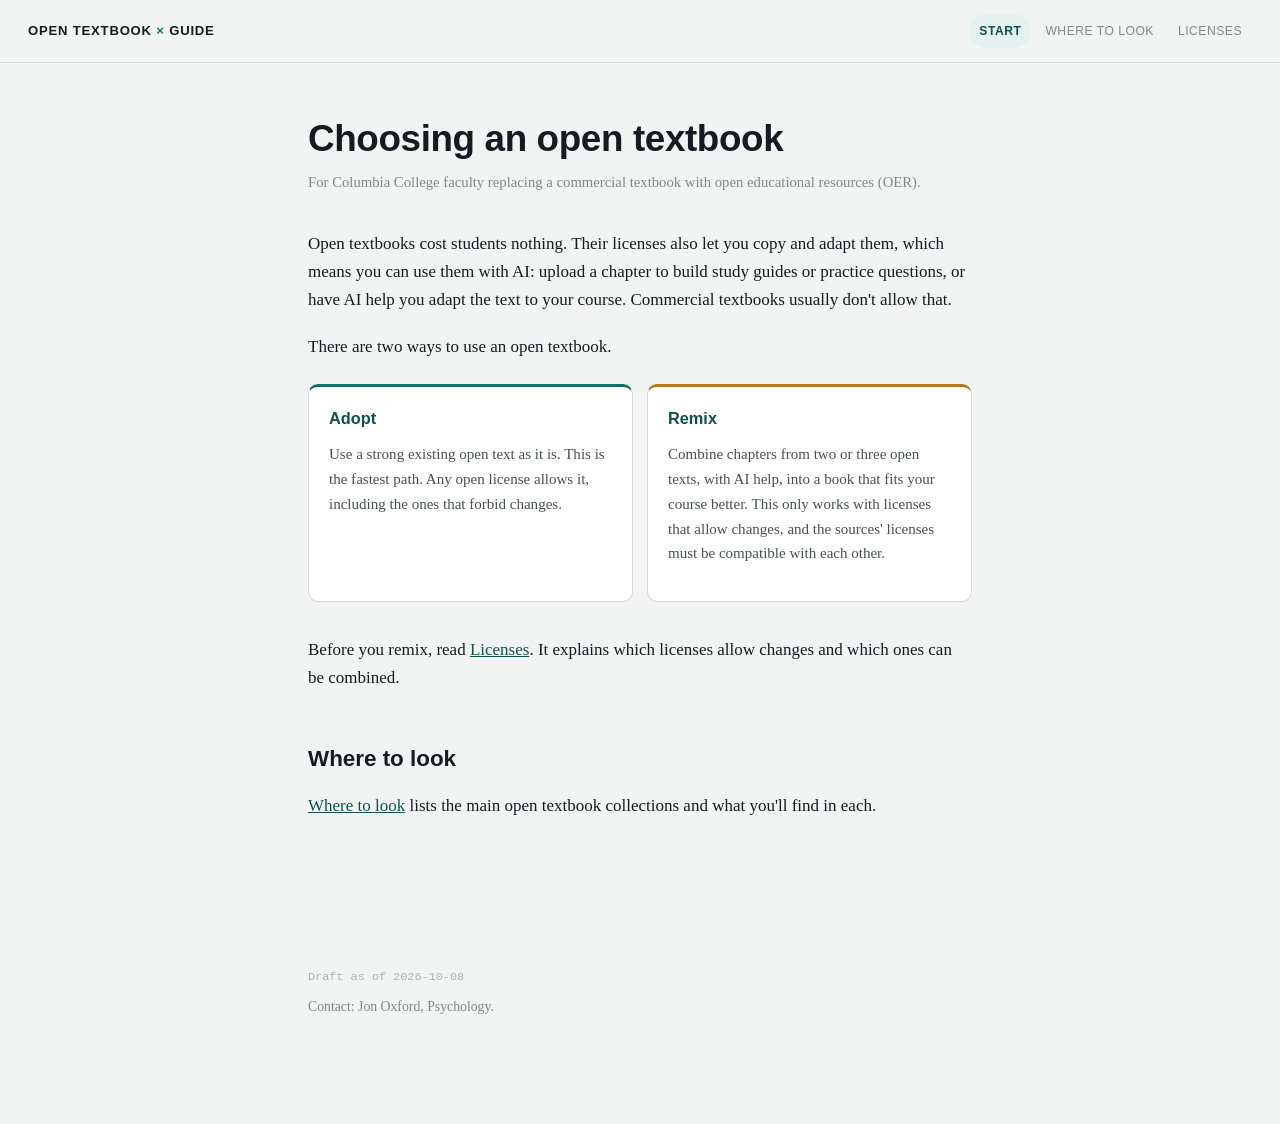
<file: index.html>
<!doctype html>
<meta charset="utf-8">
<meta name="viewport" content="width=device-width, initial-scale=1">
<title>Open Textbook Guide — Columbia College</title>
<link rel="stylesheet" href="shared.css">

<div class="topbar">
  <a class="mast" href="index.html">Open Textbook <span>×</span> Guide</a>
  <nav class="toc" id="toc">
    <a href="index.html" class="current">Start</a>
    <a href="repositories.html">Where to look</a>
    <a href="licenses.html">Licenses</a>
  </nav>
</div>

<div class="page">
  <div class="page-head"><h1 class="page-title">Choosing an open textbook</h1></div>
  <p class="page-sub">For Columbia College faculty replacing a commercial textbook with open educational resources (OER).</p>

  <p>Open textbooks cost students nothing. Their licenses also let you copy and adapt them, which means you can use them with AI: upload a chapter to build study guides or practice questions, or have AI help you adapt the text to your course. Commercial textbooks usually don't allow that.</p>
  <p>There are two ways to use an open textbook.</p>

  <div class="paths">
    <div class="path">
      <h3>Adopt</h3>
      <p>Use a strong existing open text as it is. This is the fastest path. Any open license allows it, including the ones that forbid changes.</p>
    </div>
    <div class="path remix">
      <h3>Remix</h3>
      <p>Combine chapters from two or three open texts, with AI help, into a book that fits your course better. This only works with licenses that allow changes, and the sources' licenses must be compatible with each other.</p>
    </div>
  </div>

  <p>Before you remix, read <a href="licenses.html">Licenses</a>. It explains which licenses allow changes and which ones can be combined.</p>

  <h2 class="section-title">Where to look</h2>
  <p><a href="repositories.html">Where to look</a> lists the main open textbook collections and what you'll find in each.</p>
</div>

<footer class="pagefoot">
  <div class="snap">Draft as of 2026-10-08</div>
  <p>Contact: Jon Oxford, Psychology.</p>
</footer>
</file>
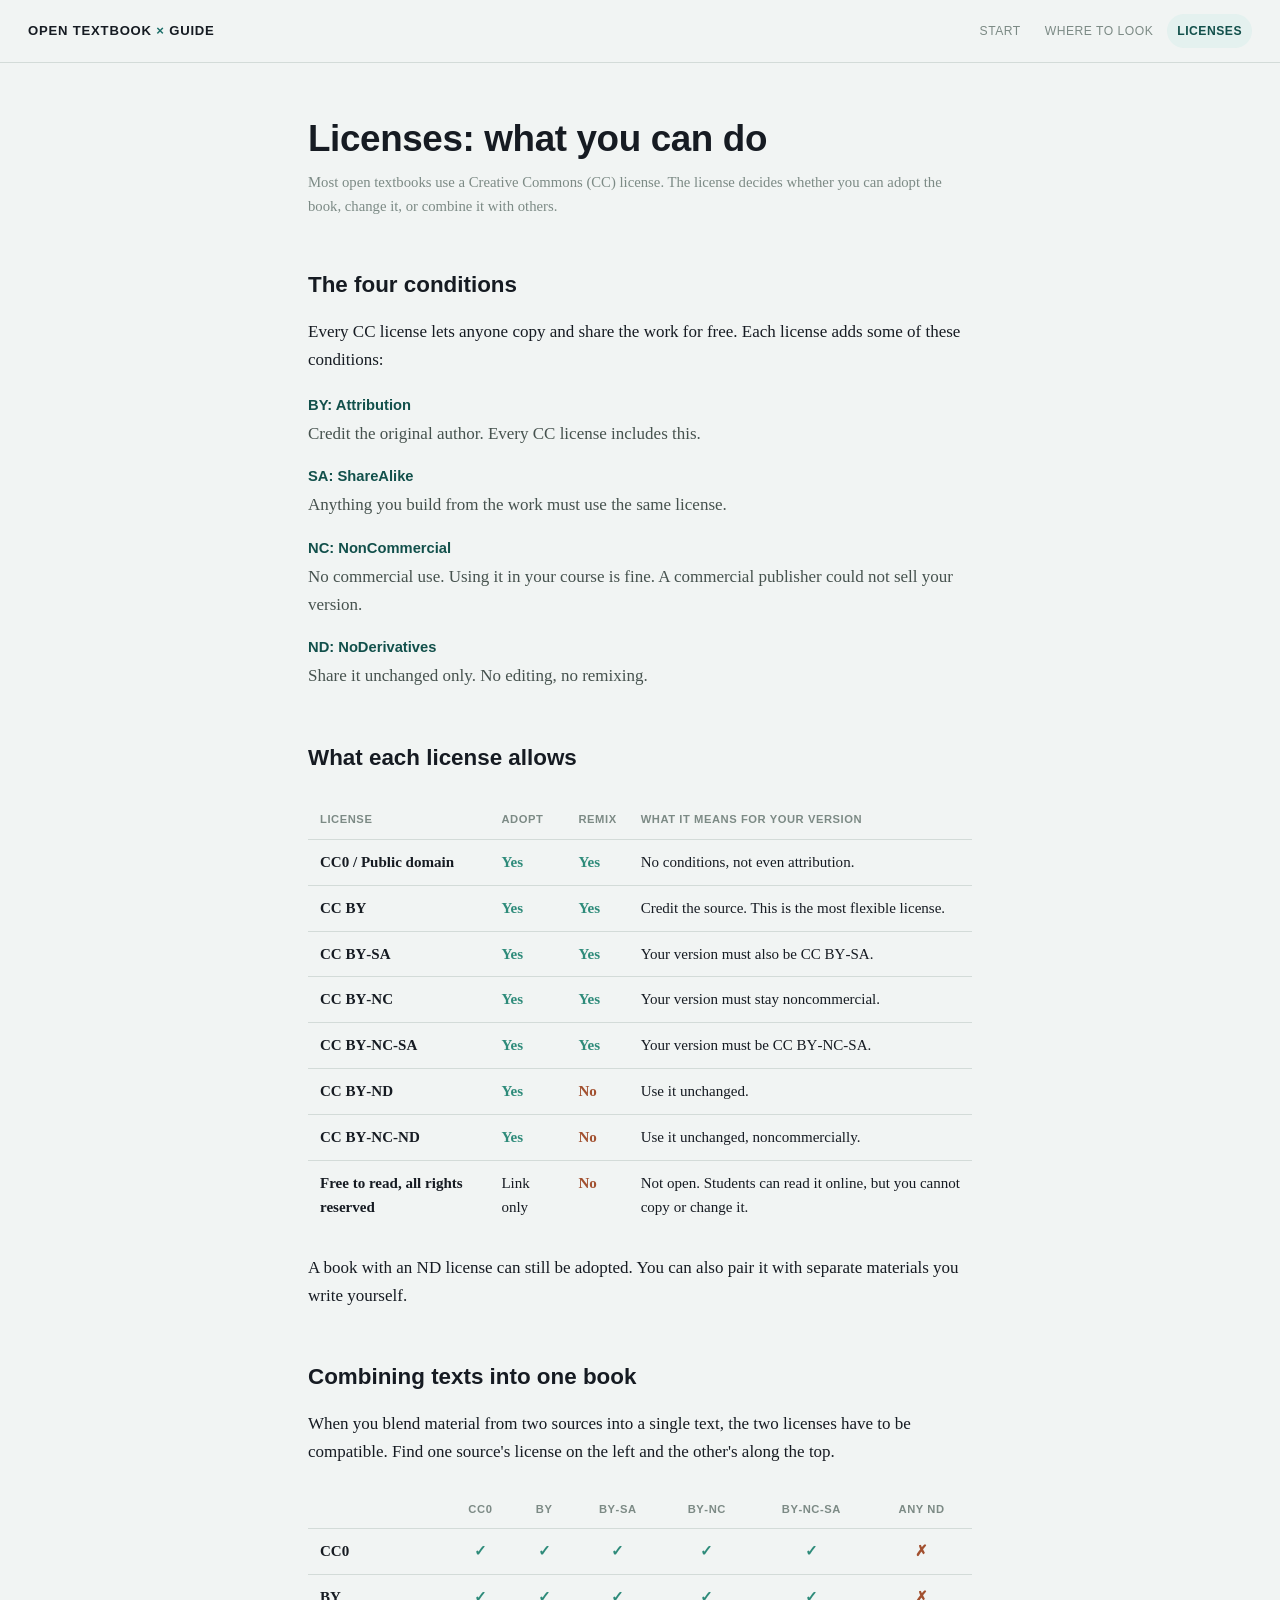
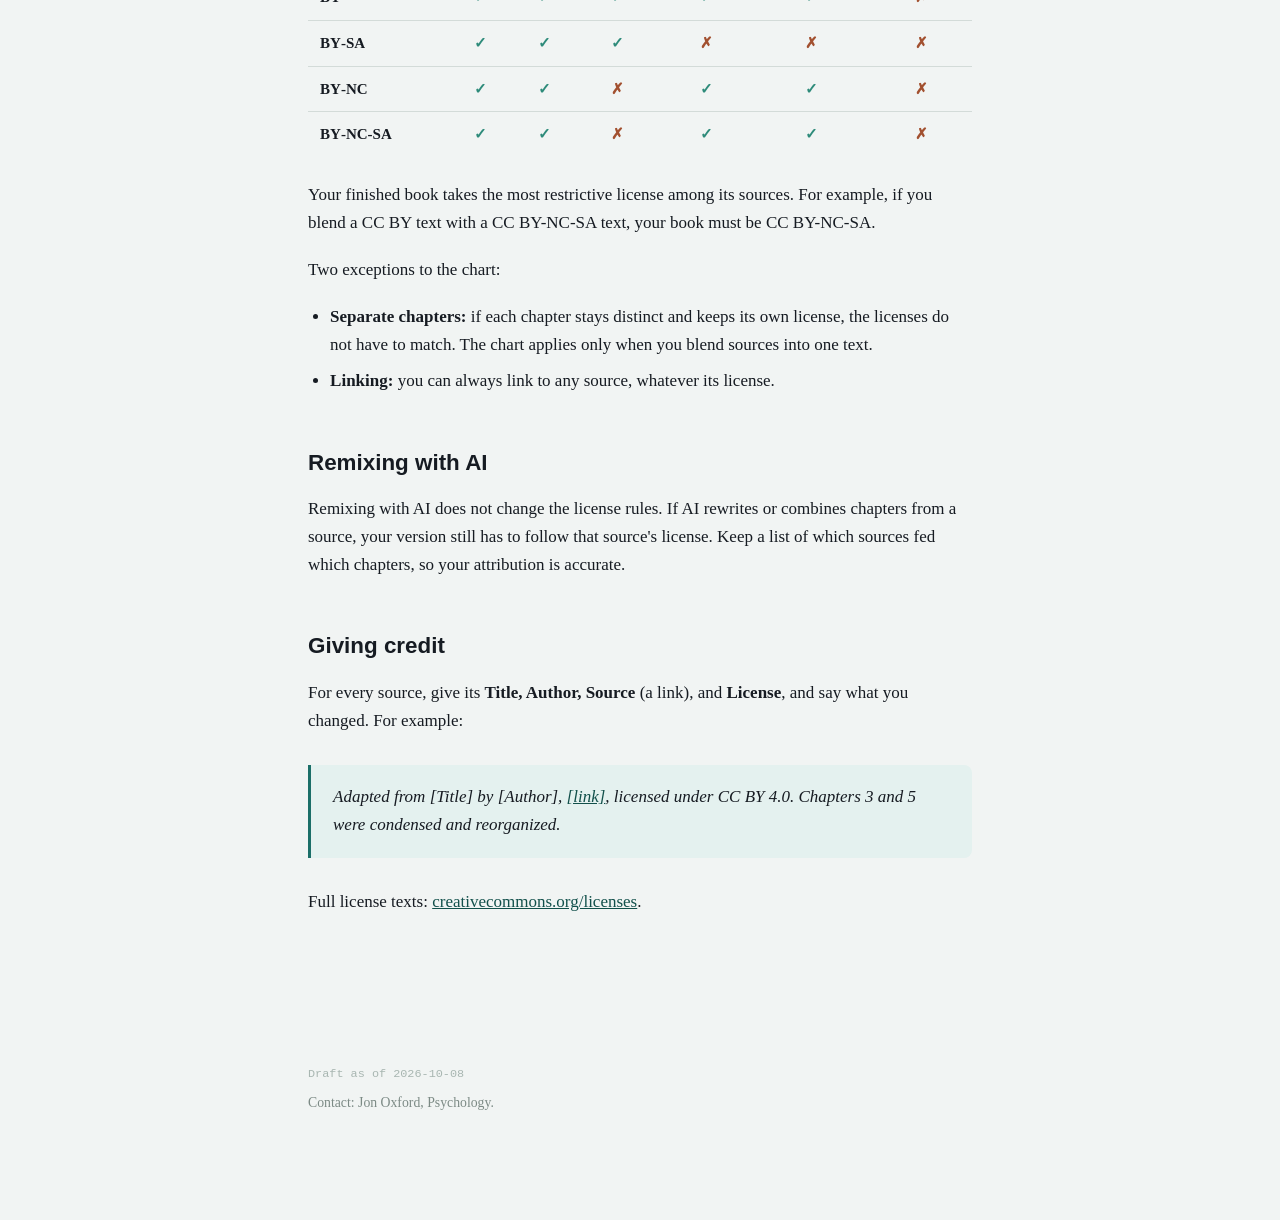
<file: licenses.html>
<!doctype html>
<meta charset="utf-8">
<meta name="viewport" content="width=device-width, initial-scale=1">
<title>Licenses — Open Textbook Guide</title>
<link rel="stylesheet" href="shared.css">

<div class="topbar">
  <a class="mast" href="index.html">Open Textbook <span>×</span> Guide</a>
  <nav class="toc" id="toc">
    <a href="index.html">Start</a>
    <a href="repositories.html">Where to look</a>
    <a href="licenses.html" class="current">Licenses</a>
  </nav>
</div>

<div class="page">
  <div class="page-head"><h1 class="page-title">Licenses: what you can do</h1></div>
  <p class="page-sub">Most open textbooks use a Creative Commons (CC) license. The license decides whether you can adopt the book, change it, or combine it with others.</p>

  <h2 class="section-title">The four conditions</h2>
  <p>Every CC license lets anyone copy and share the work for free. Each license adds some of these conditions:</p>
  <dl class="glossary">
    <dt>BY: Attribution</dt>
    <dd>Credit the original author. Every CC license includes this.</dd>
    <dt>SA: ShareAlike</dt>
    <dd>Anything you build from the work must use the same license.</dd>
    <dt>NC: NonCommercial</dt>
    <dd>No commercial use. Using it in your course is fine. A commercial publisher could not sell your version.</dd>
    <dt>ND: NoDerivatives</dt>
    <dd>Share it unchanged only. No editing, no remixing.</dd>
  </dl>

  <h2 class="section-title">What each license allows</h2>
  <div class="tablewrap">
    <table>
      <tr><th>License</th><th>Adopt</th><th>Remix</th><th>What it means for your version</th></tr>
      <tr><td><strong>CC0 / Public domain</strong></td><td class="yes">Yes</td><td class="yes">Yes</td><td>No conditions, not even attribution.</td></tr>
      <tr><td><strong>CC BY</strong></td><td class="yes">Yes</td><td class="yes">Yes</td><td>Credit the source. This is the most flexible license.</td></tr>
      <tr><td><strong>CC BY&#8209;SA</strong></td><td class="yes">Yes</td><td class="yes">Yes</td><td>Your version must also be CC BY&#8209;SA.</td></tr>
      <tr><td><strong>CC BY&#8209;NC</strong></td><td class="yes">Yes</td><td class="yes">Yes</td><td>Your version must stay noncommercial.</td></tr>
      <tr><td><strong>CC BY&#8209;NC&#8209;SA</strong></td><td class="yes">Yes</td><td class="yes">Yes</td><td>Your version must be CC BY&#8209;NC&#8209;SA.</td></tr>
      <tr><td><strong>CC BY&#8209;ND</strong></td><td class="yes">Yes</td><td class="no">No</td><td>Use it unchanged.</td></tr>
      <tr><td><strong>CC BY&#8209;NC&#8209;ND</strong></td><td class="yes">Yes</td><td class="no">No</td><td>Use it unchanged, noncommercially.</td></tr>
      <tr><td><strong>Free to read, all rights reserved</strong></td><td>Link only</td><td class="no">No</td><td>Not open. Students can read it online, but you cannot copy or change it.</td></tr>
    </table>
  </div>
  <p>A book with an ND license can still be adopted. You can also pair it with separate materials you write yourself.</p>

  <h2 class="section-title">Combining texts into one book</h2>
  <p>When you blend material from two sources into a single text, the two licenses have to be compatible. Find one source's license on the left and the other's along the top.</p>
  <div class="tablewrap">
    <table class="compat">
      <tr><th></th><th>CC0</th><th>BY</th><th>BY&#8209;SA</th><th>BY&#8209;NC</th><th>BY&#8209;NC&#8209;SA</th><th>Any ND</th></tr>
      <tr><td><strong>CC0</strong></td><td class="yes">✓</td><td class="yes">✓</td><td class="yes">✓</td><td class="yes">✓</td><td class="yes">✓</td><td class="no">✗</td></tr>
      <tr><td><strong>BY</strong></td><td class="yes">✓</td><td class="yes">✓</td><td class="yes">✓</td><td class="yes">✓</td><td class="yes">✓</td><td class="no">✗</td></tr>
      <tr><td><strong>BY&#8209;SA</strong></td><td class="yes">✓</td><td class="yes">✓</td><td class="yes">✓</td><td class="no">✗</td><td class="no">✗</td><td class="no">✗</td></tr>
      <tr><td><strong>BY&#8209;NC</strong></td><td class="yes">✓</td><td class="yes">✓</td><td class="no">✗</td><td class="yes">✓</td><td class="yes">✓</td><td class="no">✗</td></tr>
      <tr><td><strong>BY&#8209;NC&#8209;SA</strong></td><td class="yes">✓</td><td class="yes">✓</td><td class="no">✗</td><td class="yes">✓</td><td class="yes">✓</td><td class="no">✗</td></tr>
    </table>
  </div>
  <p>Your finished book takes the most restrictive license among its sources. For example, if you blend a CC BY text with a CC BY-NC-SA text, your book must be CC BY-NC-SA.</p>
  <p>Two exceptions to the chart:</p>
  <ul>
    <li><strong>Separate chapters:</strong> if each chapter stays distinct and keeps its own license, the licenses do not have to match. The chart applies only when you blend sources into one text.</li>
    <li><strong>Linking:</strong> you can always link to any source, whatever its license.</li>
  </ul>

  <h2 class="section-title">Remixing with AI</h2>
  <p>Remixing with AI does not change the license rules. If AI rewrites or combines chapters from a source, your version still has to follow that source's license. Keep a list of which sources fed which chapters, so your attribution is accurate.</p>

  <h2 class="section-title">Giving credit</h2>
  <p>For every source, give its <strong>Title, Author, Source</strong> (a link), and <strong>License</strong>, and say what you changed. For example:</p>
  <div class="pullquote">Adapted from <em>[Title]</em> by [Author], <a href="#">[link]</a>, licensed under CC BY 4.0. Chapters 3 and 5 were condensed and reorganized.</div>
  <p>Full license texts: <a href="https://creativecommons.org/licenses/">creativecommons.org/licenses</a>.</p>
</div>

<footer class="pagefoot">
  <div class="snap">Draft as of 2026-10-08</div>
  <p>Contact: Jon Oxford, Psychology.</p>
</footer>
</file>
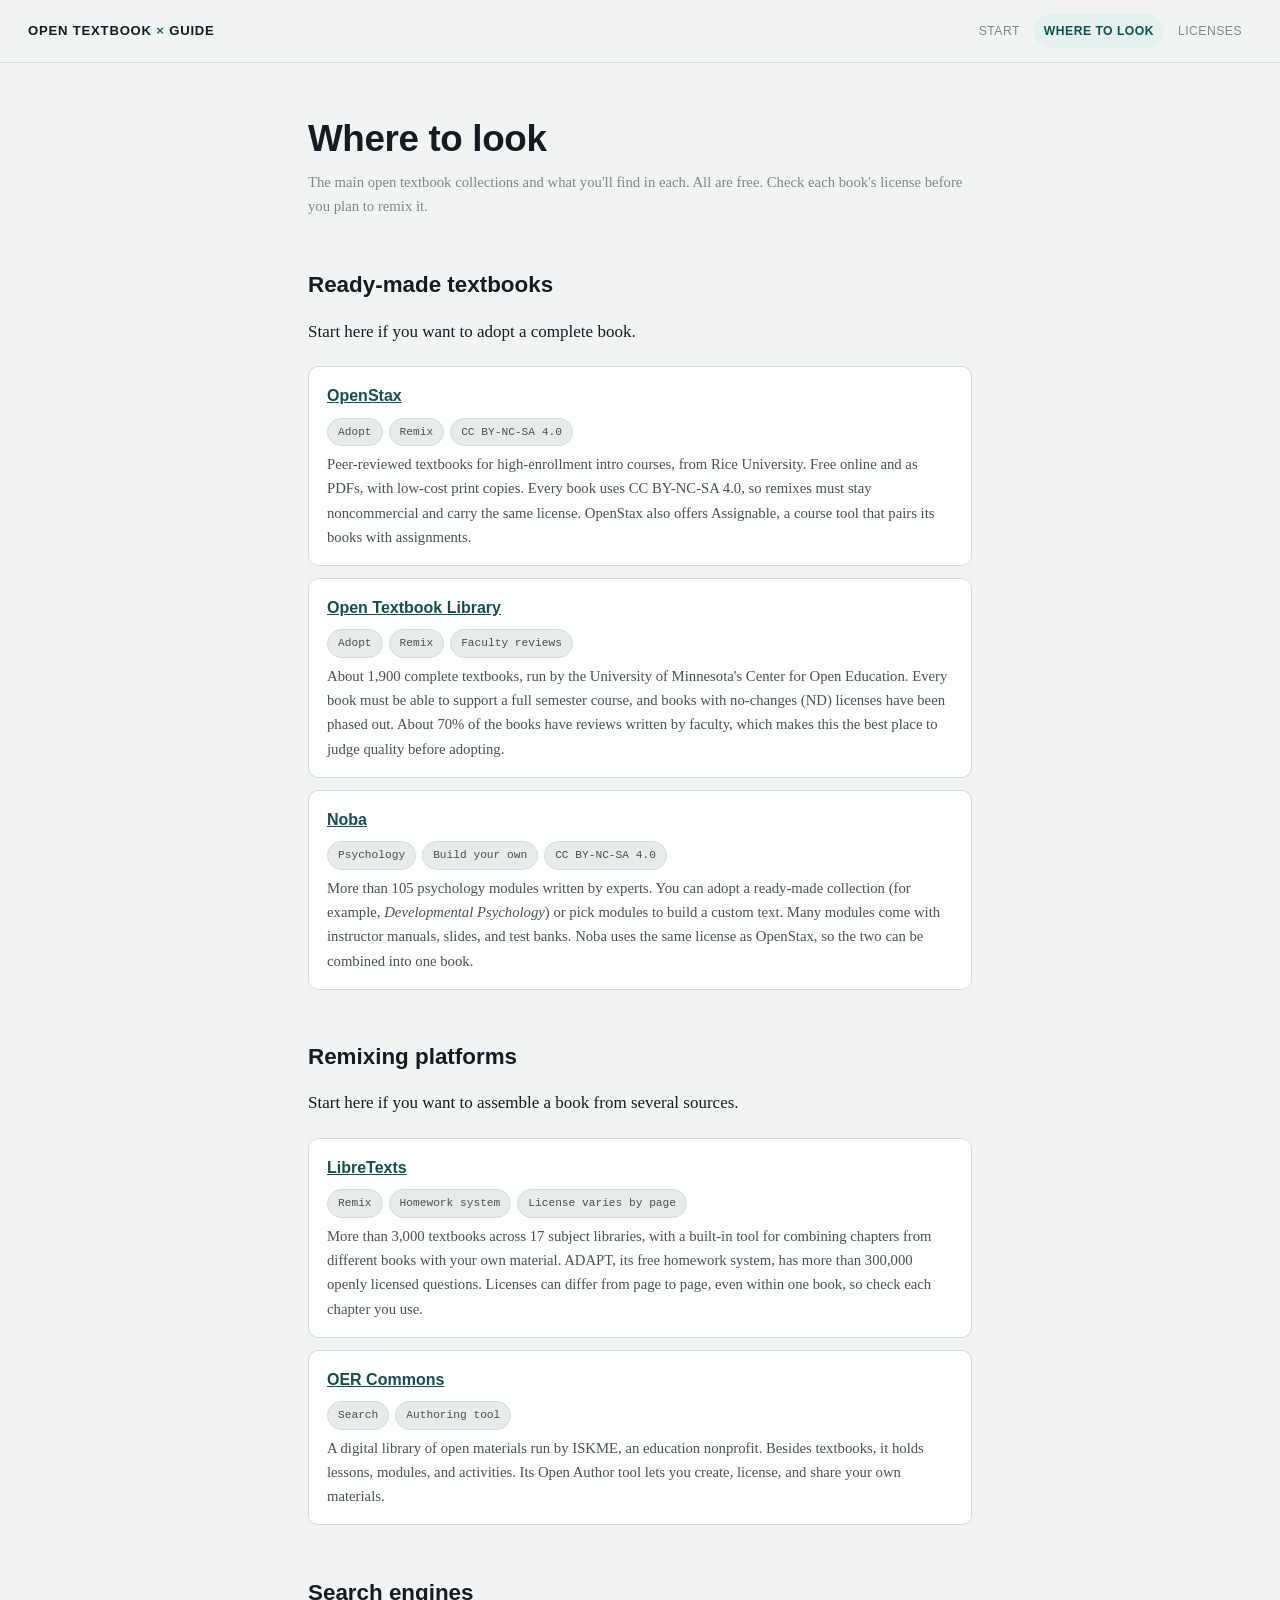
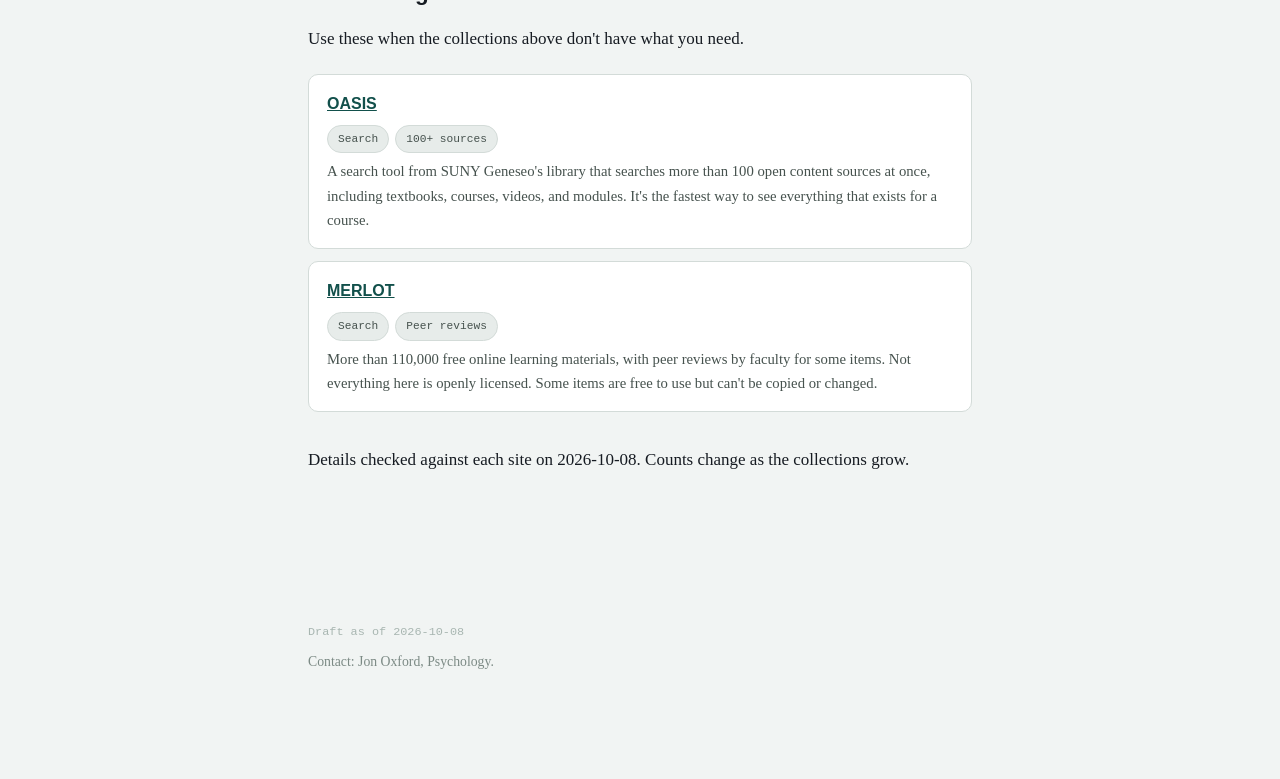
<file: repositories.html>
<!doctype html>
<meta charset="utf-8">
<meta name="viewport" content="width=device-width, initial-scale=1">
<title>Where to Look — Open Textbook Guide</title>
<link rel="stylesheet" href="shared.css">

<div class="topbar">
  <a class="mast" href="index.html">Open Textbook <span>×</span> Guide</a>
  <nav class="toc" id="toc">
    <a href="index.html">Start</a>
    <a href="repositories.html" class="current">Where to look</a>
    <a href="licenses.html">Licenses</a>
  </nav>
</div>

<div class="page">
  <div class="page-head"><h1 class="page-title">Where to look</h1></div>
  <p class="page-sub">The main open textbook collections and what you'll find in each. All are free. Check each book's license before you plan to remix it.</p>

  <h2 class="section-title">Ready-made textbooks</h2>
  <p>Start here if you want to adopt a complete book.</p>
  <div class="card-grid">
    <div class="card">
      <h4><a href="https://openstax.org/subjects">OpenStax</a></h4>
      <div class="meta"><span class="tag">Adopt</span><span class="tag">Remix</span><span class="tag">CC BY-NC-SA 4.0</span></div>
      <p>Peer-reviewed textbooks for high-enrollment intro courses, from Rice University. Free online and as PDFs, with low-cost print copies. Every book uses CC BY-NC-SA 4.0, so remixes must stay noncommercial and carry the same license. OpenStax also offers Assignable, a course tool that pairs its books with assignments.</p>
    </div>
    <div class="card">
      <h4><a href="https://open.umn.edu/opentextbooks">Open Textbook Library</a></h4>
      <div class="meta"><span class="tag">Adopt</span><span class="tag">Remix</span><span class="tag">Faculty reviews</span></div>
      <p>About 1,900 complete textbooks, run by the University of Minnesota's Center for Open Education. Every book must be able to support a full semester course, and books with no-changes (ND) licenses have been phased out. About 70% of the books have reviews written by faculty, which makes this the best place to judge quality before adopting.</p>
    </div>
    <div class="card">
      <h4><a href="https://nobaproject.com">Noba</a></h4>
      <div class="meta"><span class="tag">Psychology</span><span class="tag">Build your own</span><span class="tag">CC BY-NC-SA 4.0</span></div>
      <p>More than 105 psychology modules written by experts. You can adopt a ready-made collection (for example, <em>Developmental Psychology</em>) or pick modules to build a custom text. Many modules come with instructor manuals, slides, and test banks. Noba uses the same license as OpenStax, so the two can be combined into one book.</p>
    </div>
  </div>

  <h2 class="section-title">Remixing platforms</h2>
  <p>Start here if you want to assemble a book from several sources.</p>
  <div class="card-grid">
    <div class="card">
      <h4><a href="https://libretexts.org">LibreTexts</a></h4>
      <div class="meta"><span class="tag">Remix</span><span class="tag">Homework system</span><span class="tag">License varies by page</span></div>
      <p>More than 3,000 textbooks across 17 subject libraries, with a built-in tool for combining chapters from different books with your own material. ADAPT, its free homework system, has more than 300,000 openly licensed questions. Licenses can differ from page to page, even within one book, so check each chapter you use.</p>
    </div>
    <div class="card">
      <h4><a href="https://www.oercommons.org">OER Commons</a></h4>
      <div class="meta"><span class="tag">Search</span><span class="tag">Authoring tool</span></div>
      <p>A digital library of open materials run by ISKME, an education nonprofit. Besides textbooks, it holds lessons, modules, and activities. Its Open Author tool lets you create, license, and share your own materials.</p>
    </div>
  </div>

  <h2 class="section-title">Search engines</h2>
  <p>Use these when the collections above don't have what you need.</p>
  <div class="card-grid">
    <div class="card">
      <h4><a href="https://oasis.geneseo.edu">OASIS</a></h4>
      <div class="meta"><span class="tag">Search</span><span class="tag">100+ sources</span></div>
      <p>A search tool from SUNY Geneseo's library that searches more than 100 open content sources at once, including textbooks, courses, videos, and modules. It's the fastest way to see everything that exists for a course.</p>
    </div>
    <div class="card">
      <h4><a href="https://www.merlot.org">MERLOT</a></h4>
      <div class="meta"><span class="tag">Search</span><span class="tag">Peer reviews</span></div>
      <p>More than 110,000 free online learning materials, with peer reviews by faculty for some items. Not everything here is openly licensed. Some items are free to use but can't be copied or changed.</p>
    </div>
  </div>

  <p>Details checked against each site on 2026-10-08. Counts change as the collections grow.</p>
</div>

<footer class="pagefoot">
  <div class="snap">Draft as of 2026-10-08</div>
  <p>Contact: Jon Oxford, Psychology.</p>
</footer>
</file>
<file: shared.css>
:root {
  color-scheme: light;
  --bg: #F1F4F3;
  --bg-alt: #E7ECEA;
  --panel: #FFFFFF;
  --ink: #161B22;
  --ink-soft: #46524E;
  --ink-faint: #7C8A85;
  --accent: #1B6E68;
  --accent-strong: #12504B;
  --accent-soft: #E4F1EF;
  --line: #D3DBD8;
  --rule: #A8B6B1;
  --tier1: #4C7EA8; --tier1-soft: #E5EDF3;
  --tier2: #2E8B7A; --tier2-soft: #E1F0EC;
  --tier3: #B4791E; --tier3-soft: #F5EAD7;
  --tier4: #A2502F; --tier4-soft: #F3E2DA;
}
/* Locked to light mode — this site does not follow OS/browser dark-mode preference. */

* { box-sizing: border-box; }
html { scroll-behavior: smooth; }
@media (prefers-reduced-motion: reduce) { html { scroll-behavior: auto; } }
body {
  margin: 0;
  background: var(--bg);
  color: var(--ink);
  font-family: Charter, "Iowan Old Style", Georgia, serif;
  font-size: 17px;
  line-height: 1.65;
}
::selection { background: var(--accent-soft); color: var(--accent-strong); }
.font-mast { font-family: "Futura", "Century Gothic", "Avenir Next", "Segoe UI", sans-serif; }
.font-mono { font-family: ui-monospace, "SF Mono", "Cascadia Mono", Consolas, monospace; }
a { color: var(--accent-strong); }
@media (prefers-color-scheme: dark) { a { color: var(--accent); } }
:root[data-theme="dark"] a { color: var(--accent); }
:root[data-theme="light"] a { color: var(--accent-strong); }

/* Top bar */
.topbar {
  position: sticky; top: 0; z-index: 20;
  display: flex; align-items: center; justify-content: space-between; gap: 16px;
  padding: 14px 28px;
  background: color-mix(in srgb, var(--bg) 88%, transparent);
  backdrop-filter: blur(8px);
  border-bottom: 1px solid var(--line);
}
.mast {
  font-family: "Futura", "Century Gothic", "Avenir Next", "Segoe UI", sans-serif;
  font-weight: 700; font-size: 0.82rem; letter-spacing: 0.06em; text-transform: uppercase;
  white-space: nowrap; text-decoration: none; color: var(--ink);
}
.mast span { color: var(--accent); }
nav.toc {
  display: flex; gap: 4px; overflow-x: auto;
  font-family: "Futura", "Century Gothic", "Avenir Next", "Segoe UI", sans-serif;
}
nav.toc a {
  white-space: nowrap; text-decoration: none; color: var(--ink-faint);
  font-size: 0.76rem; letter-spacing: 0.04em; text-transform: uppercase;
  padding: 7px 10px; border-radius: 100px;
  transition: color 0.15s ease, background-color 0.15s ease;
}
nav.toc a:hover { color: var(--ink); background: var(--bg-alt); }
nav.toc a.current { color: var(--accent-strong); background: var(--accent-soft); font-weight: 700; }
@media (prefers-color-scheme: dark) { nav.toc a.current { color: var(--accent); } }
:root[data-theme="dark"] nav.toc a.current { color: var(--accent); }

.page {
  max-width: 720px; margin: 0 auto; padding: 56px 28px 90px;
}
.page-head { display: flex; align-items: baseline; gap: 14px; margin-bottom: 8px; }
.page-num {
  font-family: ui-monospace, "SF Mono", "Cascadia Mono", Consolas, monospace;
  font-size: 0.82rem; color: var(--accent);
  border: 1px solid var(--line); border-radius: 6px; padding: 2px 7px;
}
h1.page-title {
  font-family: "Futura", "Century Gothic", "Avenir Next", "Segoe UI", sans-serif;
  font-weight: 700; font-size: clamp(1.7rem, 4vw, 2.3rem); line-height: 1.1;
  letter-spacing: -0.01em; margin: 0; text-wrap: balance;
}
.page-sub { color: var(--ink-faint); font-size: 0.92rem; margin: 10px 0 36px; }
h2.section-title {
  font-family: "Futura", "Century Gothic", "Avenir Next", "Segoe UI", sans-serif;
  font-weight: 700; font-size: 1.4rem; margin: 2.2em 0 0.6em; text-wrap: balance;
}
h3 {
  font-family: "Futura", "Century Gothic", "Avenir Next", "Segoe UI", sans-serif;
  font-weight: 700; font-size: 1.02rem; margin: 1.8em 0 0.6em; color: var(--accent-strong);
}
@media (prefers-color-scheme: dark) { h3 { color: var(--accent); } }
:root[data-theme="dark"] h3 { color: var(--accent); }
p { margin: 0 0 1.1em; }
ul, ol { padding-left: 1.3em; margin: 0 0 1.2em; }
li { margin-bottom: 0.5em; }
strong { color: var(--ink); }

.pullquote {
  margin: 1.8em 0; padding: 18px 22px; border-left: 3px solid var(--accent);
  background: var(--accent-soft); border-radius: 0 8px 8px 0; font-style: italic; color: var(--ink);
}
.pullquote cite {
  display: block; margin-top: 10px; font-style: normal;
  font-family: ui-monospace, "SF Mono", "Cascadia Mono", Consolas, monospace;
  font-size: 0.78rem; color: var(--ink-faint);
}

.tablewrap { overflow-x: auto; margin: 1.4em 0; }
table { width: 100%; border-collapse: collapse; font-size: 0.94rem; }
th, td { text-align: left; padding: 10px 12px; border-bottom: 1px solid var(--line); vertical-align: top; }
th {
  font-family: "Futura", "Century Gothic", "Avenir Next", "Segoe UI", sans-serif;
  font-size: 0.7rem; text-transform: uppercase; letter-spacing: 0.05em; color: var(--ink-faint);
}
tr:last-child td { border-bottom: none; }

.notthis { border-collapse: collapse; width: 100%; }
.notthis td { padding: 11px 14px; border-bottom: 1px solid var(--line); }
.notthis td:first-child { color: var(--ink-faint); text-decoration: line-through; text-decoration-color: var(--line); width: 44%; }
.notthis td:last-child { color: var(--ink); font-weight: 600; }

.stepper { display: flex; gap: 12px; margin: 1.8em 0 2.2em; }
.step { flex: 1; border-radius: 10px; padding: 16px 14px; background: var(--step-soft); border: 1px solid var(--line); }
.step .ring { width: 26px; height: 26px; border-radius: 50%; border: 3px solid var(--step-c); margin-bottom: 12px; }
.step .tname { font-family: "Futura", "Century Gothic", "Avenir Next", "Segoe UI", sans-serif; font-weight: 700; font-size: 0.92rem; color: var(--step-c); margin-bottom: 6px; }
.step .tdesc { font-size: 0.82rem; color: var(--ink-soft); line-height: 1.5; }
@media (max-width: 640px) { .stepper { flex-direction: column; } }

.taglist { display: flex; flex-wrap: wrap; gap: 8px; margin: 1.2em 0; }
.tag {
  font-family: ui-monospace, "SF Mono", "Cascadia Mono", Consolas, monospace;
  font-size: 0.76rem; padding: 4px 10px; border-radius: 100px;
  background: var(--bg-alt); border: 1px solid var(--line); color: var(--ink-soft);
}

.glossary dt {
  font-family: "Futura", "Century Gothic", "Avenir Next", "Segoe UI", sans-serif;
  font-weight: 700; font-size: 0.92rem; color: var(--accent-strong); margin-top: 1.1em;
}
@media (prefers-color-scheme: dark) { .glossary dt { color: var(--accent); } }
:root[data-theme="dark"] .glossary dt { color: var(--accent); }
.glossary dd { margin: 3px 0 0; color: var(--ink-soft); }

/* Cards (activities, resources, courses) */
.card-grid { display: grid; grid-template-columns: 1fr; gap: 12px; margin: 1.2em 0 2em; }
.card {
  border: 1px solid var(--line); border-radius: 10px; padding: 16px 18px;
  background: var(--panel);
}
.card h4 {
  font-family: "Futura", "Century Gothic", "Avenir Next", "Segoe UI", sans-serif;
  font-size: 1rem; margin: 0 0 6px;
}
.card .meta { display: flex; flex-wrap: wrap; gap: 6px; margin: 8px 0 4px; }
.card .meta .tag { font-size: 0.7rem; }
.card p { margin: 0.4em 0 0; font-size: 0.92rem; color: var(--ink-soft); }
.card .time { font-family: ui-monospace, "SF Mono", "Cascadia Mono", Consolas, monospace; font-size: 0.76rem; color: var(--ink-faint); }

.filterbar {
  display: flex; flex-wrap: wrap; gap: 8px; margin: 0 0 1.6em;
  font-family: "Futura", "Century Gothic", "Avenir Next", "Segoe UI", sans-serif;
}
.filterbtn {
  border: 1px solid var(--line); background: var(--panel); color: var(--ink-soft);
  border-radius: 100px; padding: 7px 14px; font-size: 0.78rem; cursor: pointer;
  transition: all 0.15s ease; font-family: inherit;
}
.filterbtn:hover { border-color: var(--accent); color: var(--ink); }
.filterbtn.active { background: var(--accent-soft); border-color: var(--accent); color: var(--accent-strong); font-weight: 700; }
@media (prefers-color-scheme: dark) { .filterbtn.active { color: var(--accent); } }
:root[data-theme="dark"] .filterbtn.active { color: var(--accent); }
.card.hidden { display: none; }

.statuspill {
  display: inline-flex; align-items: center; gap: 5px;
  font-family: ui-monospace, "SF Mono", "Cascadia Mono", Consolas, monospace;
  font-size: 0.68rem; font-weight: 700; text-transform: uppercase; letter-spacing: 0.05em;
  padding: 2px 8px; border-radius: 100px;
}
.statuspill.done { background: var(--accent-soft); color: var(--accent-strong); }
@media (prefers-color-scheme: dark) { .statuspill.done { color: var(--accent); } }
:root[data-theme="dark"] .statuspill.done { color: var(--accent); }
.statuspill.progress { background: var(--tier3-soft); color: var(--tier3); }
.statuspill.idea { background: var(--bg-alt); color: var(--ink-faint); border: 1px solid var(--line); }

footer.pagefoot {
  max-width: 720px; margin: 0 auto; padding: 40px 28px 90px;
  color: var(--ink-faint); font-size: 0.86rem;
}
footer.pagefoot .snap {
  font-family: ui-monospace, "SF Mono", "Cascadia Mono", Consolas, monospace;
  font-size: 0.74rem; color: var(--rule); margin-bottom: 8px;
}

/* Competency concept cards + naive/competent comparison */
.concept {
  border: 1px solid var(--line); border-radius: 12px; padding: 20px 22px; margin: 1.2em 0 1.6em;
  background: var(--panel);
}
.concept-num {
  display: inline-flex; align-items: center; justify-content: center;
  width: 26px; height: 26px; border-radius: 50%; background: var(--accent-soft); color: var(--accent-strong);
  font-family: ui-monospace, "SF Mono", "Cascadia Mono", Consolas, monospace; font-weight: 700; font-size: 0.82rem;
  margin-right: 8px;
}
@media (prefers-color-scheme: dark) { .concept-num { color: var(--accent); } }
.concept h3 { margin-top: 0; display: inline; font-size: 1.08rem; }
details.disclosure {
  margin-top: 14px; border-top: 1px solid var(--line); padding-top: 10px;
}
details.disclosure summary {
  cursor: pointer; font-family: "Futura", "Century Gothic", "Avenir Next", "Segoe UI", sans-serif;
  font-size: 0.82rem; font-weight: 700; color: var(--ink-soft); text-transform: uppercase; letter-spacing: 0.03em;
}
.naive-competent { display: grid; grid-template-columns: 1fr 1fr; gap: 14px; margin-top: 12px; }
@media (max-width: 640px) { .naive-competent { grid-template-columns: 1fr; } }
.nc-block { border-radius: 8px; padding: 12px 14px; font-size: 0.9rem; }
.nc-block.naive { background: var(--tier4-soft); }
.nc-block.competent { background: var(--tier2-soft); }
.nc-block .nc-label {
  font-family: "Futura", "Century Gothic", "Avenir Next", "Segoe UI", sans-serif;
  font-weight: 700; font-size: 0.72rem; text-transform: uppercase; letter-spacing: 0.04em; margin-bottom: 6px; display: block;
}
.nc-block.naive .nc-label { color: var(--tier4); }
.nc-block.competent .nc-label { color: var(--tier2); }

.probe-list { counter-reset: probe; list-style: none; padding-left: 0; }
.probe-list li {
  counter-increment: probe; padding: 10px 0 10px 34px; position: relative; border-bottom: 1px solid var(--line);
}
.probe-list li:last-child { border-bottom: none; }
.probe-list li::before {
  content: counter(probe); position: absolute; left: 0; top: 10px;
  width: 22px; height: 22px; border-radius: 50%; background: var(--bg-alt); border: 1px solid var(--line);
  display: flex; align-items: center; justify-content: center;
  font-family: ui-monospace, "SF Mono", "Cascadia Mono", Consolas, monospace; font-size: 0.74rem; color: var(--ink-soft);
}

/* OER site: two-path choice cards and license compatibility grid */
.paths { display: grid; grid-template-columns: 1fr 1fr; gap: 14px; margin: 1.4em 0 2em; }
@media (max-width: 640px) { .paths { grid-template-columns: 1fr; } }
.path { border: 1px solid var(--line); border-top: 3px solid var(--accent); border-radius: 10px; padding: 18px 20px; background: var(--panel); }
.path.remix { border-top-color: var(--tier3); }
.path h3 { margin-top: 0; }
.path p { font-size: 0.94rem; color: var(--ink-soft); }
.yes { color: var(--tier2); font-weight: 700; }
.no { color: var(--tier4); font-weight: 700; }
.compat td, .compat th { text-align: center; }
.compat td:first-child, .compat th:first-child { text-align: left; }
</file>
